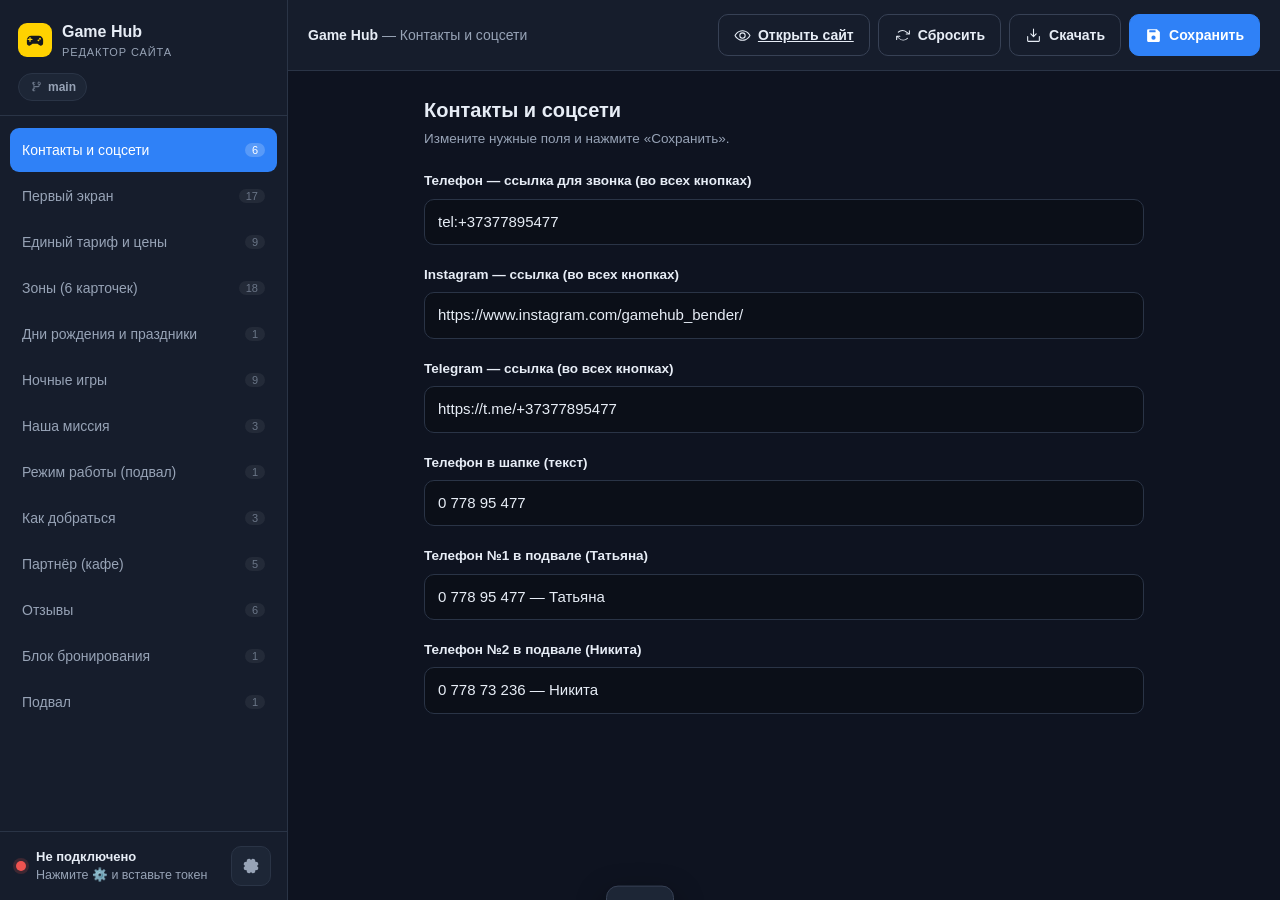
<file: edit/index.html>
<!doctype html>
<html lang="ru">
<head>
<meta charset="utf-8">
<meta name="viewport" content="width=device-width, initial-scale=1, viewport-fit=cover">
<meta name="robots" content="noindex, nofollow">
<title>Game Hub — редактор контента</title>
<link rel="stylesheet" href="editor.css">
</head>
<body>

<!-- SVG-иконки -->
<svg width="0" height="0" style="position:absolute" aria-hidden="true"><defs>
  <g id="e-gamepad"><path fill="currentColor" d="M176 72a56.06 56.06 0 0 1 56 56v40a32 32 0 0 1-55.27 21.91L160 176H96l-16.73 13.91A32 32 0 0 1 24 168v-40a56.06 56.06 0 0 1 56-56ZM88 112H72V96a8 8 0 0 0-16 0v16H40a8 8 0 0 0 0 16h16v16a8 8 0 0 0 16 0v-16h16a8 8 0 0 0 0-16m72 20a12 12 0 1 0 12-12a12 12 0 0 0-12 12m32-32a12 12 0 1 0 12 12a12 12 0 0 0-12-12"/></g>
  <g id="e-branch"><path fill="currentColor" d="M232 64a32 32 0 1 0-40 31v9a16 16 0 0 1-16 16h-56a31.8 31.8 0 0 0-16 4.31V95a32 32 0 1 0-16 0v66a32 32 0 1 0 16 0v-1a16 16 0 0 1 16-16h56a32 32 0 0 0 32-32v-9a32.06 32.06 0 0 0 24-31M96 64a16 16 0 1 1 16 16a16 16 0 0 1-16-16m32 128a16 16 0 1 1-16-16a16 16 0 0 1 16 16m72-112a16 16 0 1 1 16-16a16 16 0 0 1-16 16"/></g>
  <g id="e-gear"><path fill="currentColor" d="M128 80a48 48 0 1 0 48 48a48.05 48.05 0 0 0-48-48m0 80a32 32 0 1 1 32-32a32 32 0 0 1-32 32m88-29.84q.06-2.16 0-4.32l14.92-18.64a8 8 0 0 0 1.48-7.06a107.2 107.2 0 0 0-10.88-26.25a8 8 0 0 0-6-3.93l-23.72-2.64q-1.48-1.56-3-3L186 40.54a8 8 0 0 0-3.94-6a107.7 107.7 0 0 0-26.25-10.87a8 8 0 0 0-7.06 1.49L130.16 40h-4.32L107.2 25.11a8 8 0 0 0-7.06-1.48A107.6 107.6 0 0 0 73.89 34.5a8 8 0 0 0-3.93 6L67.32 64.27q-1.56 1.49-3 3L40.54 70a8 8 0 0 0-6 3.94a107.7 107.7 0 0 0-10.87 26.25a8 8 0 0 0 1.49 7.06L40 125.84v4.32L25.11 148.8a8 8 0 0 0-1.48 7.06a107.2 107.2 0 0 0 10.88 26.25a8 8 0 0 0 6 3.93l23.72 2.64q1.49 1.56 3 3L70 215.46a8 8 0 0 0 3.94 6a107.7 107.7 0 0 0 26.25 10.87a8 8 0 0 0 7.06-1.49L125.84 216h4.32l18.64 14.92a8 8 0 0 0 7.06 1.48a107.6 107.6 0 0 0 26.25-10.88a8 8 0 0 0 3.93-6l2.64-23.72q1.56-1.48 3-3L215.46 186a8 8 0 0 0 6-3.94a107.7 107.7 0 0 0 10.87-26.25a8 8 0 0 0-1.49-7.06Z"/></g>
  <g id="e-menu"><path fill="currentColor" d="M224 128a8 8 0 0 1-8 8H40a8 8 0 0 1 0-16h176a8 8 0 0 1 8 8m-184-56h176a8 8 0 0 0 0-16H40a8 8 0 0 0 0 16m176 112H40a8 8 0 0 0 0 16h176a8 8 0 0 0 0-16"/></g>
  <g id="e-eye"><path fill="currentColor" d="M247.31 124.76c-.35-.79-8.82-19.58-27.65-38.41C194.57 61.26 162.88 48 128 48S61.43 61.26 36.34 86.35C17.51 105.18 9 124 8.69 124.76a8 8 0 0 0 0 6.5c.35.79 8.82 19.57 27.65 38.4C61.43 194.74 93.12 208 128 208s66.57-13.26 91.66-38.34c18.83-18.83 27.3-37.61 27.65-38.4a8 8 0 0 0 0-6.5M128 192c-30.78 0-57.67-11.19-79.93-33.25A133.5 133.5 0 0 1 25 128a133.3 133.3 0 0 1 23.07-30.75C70.33 75.19 97.22 64 128 64s57.67 11.19 79.93 33.25A133.5 133.5 0 0 1 231.05 128c-7.21 13.46-38.62 64-103.05 64m0-112a48 48 0 1 0 48 48a48.05 48.05 0 0 0-48-48m0 80a32 32 0 1 1 32-32a32 32 0 0 1-32 32"/></g>
  <g id="e-reset"><path fill="currentColor" d="M240 56v48a8 8 0 0 1-8 8h-48a8 8 0 0 1 0-16h30.06L182.68 82.68a79.56 79.56 0 0 0-56.13-22.52h-.45a79.52 79.52 0 0 0-55.89 22.77a8 8 0 0 1-11.24-11.38a96 96 0 0 1 135 .79L224 92.69V56a8 8 0 0 1 16 0M193.58 170.07a80 80 0 0 1-112.47-.4L57.94 148H88a8 8 0 0 0 0-16H40a8 8 0 0 0-8 8v48a8 8 0 0 0 16 0v-36.69l23.43 23.43a96 96 0 0 0 135 .79a8 8 0 1 0-11.24-11.38Z"/></g>
  <g id="e-save"><path fill="currentColor" d="M219.31 72L184 36.69A15.86 15.86 0 0 0 172.69 32H48a16 16 0 0 0-16 16v160a16 16 0 0 0 16 16h160a16 16 0 0 0 16-16V83.31A15.86 15.86 0 0 0 219.31 72M128 192a32 32 0 1 1 32-32a32 32 0 0 1-32 32m24-112H72a8 8 0 0 1-8-8V56a8 8 0 0 1 8-8h80a8 8 0 0 1 8 8v16a8 8 0 0 1-8 8"/></g>
  <g id="e-download"><path fill="currentColor" d="M224 144v64a16 16 0 0 1-16 16H48a16 16 0 0 1-16-16v-64a8 8 0 0 1 16 0v64h160v-64a8 8 0 0 1 16 0m-101.66 5.66a8 8 0 0 0 11.32 0l40-40a8 8 0 0 0-11.32-11.32L136 124.69V32a8 8 0 0 0-16 0v92.69l-26.34-26.35a8 8 0 0 0-11.32 11.32Z"/></g>
  <g id="e-check"><path fill="currentColor" d="M128 24a104 104 0 1 0 104 104A104.11 104.11 0 0 0 128 24m45.66 85.66l-56 56a8 8 0 0 1-11.32 0l-24-24a8 8 0 0 1 11.32-11.32L112 148.69l50.34-50.35a8 8 0 0 1 11.32 11.32"/></g>
  <g id="e-warn"><path fill="currentColor" d="M236.8 188.09L149.35 36.22a24.76 24.76 0 0 0-42.7 0L19.2 188.09a23.51 23.51 0 0 0 0 23.72A24.35 24.35 0 0 0 40.55 224h174.9a24.35 24.35 0 0 0 21.33-12.19a23.51 23.51 0 0 0 .02-23.72M120 104a8 8 0 0 1 16 0v40a8 8 0 0 1-16 0Zm8 88a12 12 0 1 1 12-12a12 12 0 0 1-12 12"/></g>
</defs></svg>

<div class="app">
  <!-- SIDEBAR -->
  <aside class="sidebar" id="sidebar" aria-label="Разделы">
    <div class="sidebar__head">
      <div class="brand">
        <span class="brand__logo"><svg viewBox="0 0 256 256"><use href="#e-gamepad"/></svg></span>
        <span>Game Hub<small>Редактор сайта</small></span>
      </div>
      <span class="branch"><svg viewBox="0 0 256 256"><use href="#e-branch"/></svg> main</span>
    </div>
    <nav class="nav" id="nav" aria-label="Навигация по разделам"></nav>
    <div class="sidebar__foot">
      <span class="status-dot bad" id="statusDot"></span>
      <span class="status-text"><b id="statusTitle">Не подключено</b><span id="statusSub">Нажмите ⚙️</span></span>
      <button class="gear" id="gearBtn" type="button" aria-label="Настройки подключения">
        <svg viewBox="0 0 256 256"><use href="#e-gear"/></svg>
      </button>
    </div>
  </aside>

  <!-- MAIN -->
  <div class="main">
    <div class="topbar">
      <button class="burger" id="burger" type="button" aria-label="Меню разделов" aria-controls="sidebar">
        <svg viewBox="0 0 256 256"><use href="#e-menu"/></svg>
      </button>
      <div class="crumbs"><b>Game Hub</b> <span id="crumbSection">— Загрузка…</span></div>
      <div class="topbar__actions">
        <a class="btn btn--ghost" id="viewLive" href="../index.html" target="_blank" rel="noopener">
          <svg viewBox="0 0 256 256"><use href="#e-eye"/></svg><span class="btn__text">Открыть сайт</span>
        </a>
        <button class="btn btn--ghost" id="resetBtn" type="button">
          <svg viewBox="0 0 256 256"><use href="#e-reset"/></svg><span class="btn__text">Сбросить</span>
        </button>
        <button class="btn btn--primary" id="saveBtn" type="button">
          <span class="btn__spin"></span>
          <svg viewBox="0 0 256 256" class="btn__ico"><use href="#e-save"/></svg>
          <span class="btn__label">Сохранить</span>
        </button>
      </div>
    </div>

    <div class="tabstrip" id="tabstrip" aria-label="Быстрый выбор раздела"></div>

    <div class="content" id="content">
      <!-- панели секций рендерятся из schema.json -->
    </div>
  </div>
</div>

<!-- бэкдроп для мобильного меню и модалки -->
<div class="backdrop" id="backdrop"></div>

<!-- модалка настроек -->
<div class="modal" id="settings" role="dialog" aria-modal="true" aria-labelledby="setTitle">
  <div class="modal__card">
    <h2 class="modal__title" id="setTitle">Подключение к GitHub</h2>
    <p class="modal__sub">Токен хранится только в этом браузере и используется для сохранения изменений.</p>
    <div class="modal__row">
      <label for="tokenInput">Персональный токен (PAT)</label>
      <input class="input" id="tokenInput" type="password" autocomplete="off" placeholder="github_pat_…">
      <div class="warnbox">Токен даёт право записи в репозиторий. Не передавайте ссылку с токеном посторонним. Используйте точечный токен только для этого репозитория и отзывайте его при необходимости.</div>
    </div>
    <div class="modal__row">
      <label for="repoInput">Репозиторий (owner/repo)</label>
      <input class="input" id="repoInput" type="text" autocomplete="off" placeholder="owner/repo">
    </div>
    <div class="modal__actions">
      <button class="btn btn--ghost" id="tokenClear" type="button">Удалить токен</button>
      <button class="btn btn--primary" id="tokenSave" type="button">Сохранить</button>
    </div>
  </div>
</div>

<!-- toast -->
<div class="toast" id="toast" role="status" aria-live="polite">
  <svg viewBox="0 0 256 256"><use href="#e-check"/></svg><span id="toastMsg"></span>
</div>

<script src="editor.js" defer></script>
</body>
</html>
</file>
<file: edit/editor.css>
/* ============================================================================
   GAME HUB — РЕДАКТОР КОНТЕНТА (тёмная тема, адаптив, iOS-friendly)
   ========================================================================== */
*,*::before,*::after{box-sizing:border-box}

:root{
  --bg:#0e1320; --panel:#161d2c; --panel-2:#1d2636; --inset:#0b0f18;
  --border:#2a3446; --border-2:#374155;
  --text:#e7edf6; --muted:#97a3b6; --faint:#6b7688;
  --accent:#2f81f7; --accent-press:#2168d0;
  --ok:#2ec77b; --warn:#f0a93b; --danger:#ef5350;
  --radius:12px; --radius-sm:9px;
  --sidebar-w:288px;
  --font:-apple-system,BlinkMacSystemFont,"Segoe UI",Roboto,Helvetica,Arial,sans-serif;
  --safe-l:env(safe-area-inset-left); --safe-r:env(safe-area-inset-right);
  --safe-b:env(safe-area-inset-bottom); --safe-t:env(safe-area-inset-top);
}

html,body{height:100%}
body{
  margin:0;font-family:var(--font);background:var(--bg);color:var(--text);
  font-size:15px;line-height:1.5;-webkit-font-smoothing:antialiased;
  overflow:hidden;
}
button{font-family:inherit;cursor:pointer}
a{color:var(--accent)}
:where(button,input,textarea,select,a):focus-visible{
  outline:2px solid var(--accent);outline-offset:2px;border-radius:6px;
}

/* --------------------------------------------------------------- APP ----- */
.app{display:grid;grid-template-columns:var(--sidebar-w) 1fr;height:100dvh}

/* ----------------------------------------------------------- SIDEBAR ----- */
.sidebar{
  background:var(--panel);border-right:1px solid var(--border);
  display:flex;flex-direction:column;min-height:0;
  padding-top:var(--safe-t);
}
.sidebar__head{padding:20px 18px 14px;border-bottom:1px solid var(--border)}
.brand{display:flex;align-items:center;gap:10px;font-weight:700;font-size:16px}
.brand__logo{width:34px;height:34px;border-radius:9px;background:#ffd200;color:#15181d;
  display:grid;place-items:center;flex:none}
.brand__logo svg{width:20px;height:20px}
.brand small{display:block;font-weight:500;font-size:11px;color:var(--muted);letter-spacing:.08em;text-transform:uppercase}
.branch{display:inline-flex;align-items:center;gap:6px;margin-top:12px;
  font-size:12px;font-weight:600;color:var(--muted);
  background:var(--panel-2);border:1px solid var(--border);
  padding:4px 10px;border-radius:999px}
.branch svg{width:13px;height:13px;color:var(--faint)}

.nav{flex:1;min-height:0;overflow-y:auto;padding:12px 10px;display:flex;flex-direction:column;gap:2px}
.nav__btn{
  display:flex;align-items:center;gap:10px;width:100%;text-align:left;
  background:transparent;border:0;color:var(--muted);
  padding:11px 12px;border-radius:var(--radius-sm);font-size:14px;font-weight:500;
  min-height:44px;transition:background .15s,color .15s;
}
.nav__btn:hover{background:var(--panel-2);color:var(--text)}
.nav__btn.is-active{background:var(--accent);color:#fff}
.nav__btn .n{margin-left:auto;font-size:11px;color:var(--faint);
  background:rgba(255,255,255,.06);border-radius:999px;padding:1px 7px}
.nav__btn.is-active .n{color:#fff;background:rgba(255,255,255,.2)}

.sidebar__foot{
  border-top:1px solid var(--border);padding:14px 16px;
  padding-bottom:calc(14px + var(--safe-b));
  display:flex;align-items:center;gap:10px;
}
.status-dot{width:10px;height:10px;border-radius:50%;flex:none;background:var(--faint)}
.status-dot.ok{background:var(--ok);box-shadow:0 0 0 3px rgba(46,199,123,.18)}
.status-dot.bad{background:var(--danger);box-shadow:0 0 0 3px rgba(239,83,80,.18)}
.status-text{font-size:12.5px;color:var(--muted);flex:1;min-width:0}
.status-text b{display:block;color:var(--text);font-size:13px}
.gear{width:40px;height:40px;flex:none;display:grid;place-items:center;
  background:var(--panel-2);border:1px solid var(--border);border-radius:10px;color:var(--muted)}
.gear:hover{color:var(--text);border-color:var(--border-2)}
.gear svg{width:18px;height:18px}

/* -------------------------------------------------------------- MAIN ----- */
.main{display:flex;flex-direction:column;min-width:0;min-height:0;background:var(--bg)}

.topbar{
  display:flex;align-items:center;gap:12px;
  padding:14px 20px;border-bottom:1px solid var(--border);background:var(--panel);
  padding-top:calc(14px + var(--safe-t));
}
.burger{display:none;width:42px;height:42px;flex:none;place-items:center;
  background:var(--panel-2);border:1px solid var(--border);border-radius:10px;color:var(--text)}
.burger svg{width:22px;height:22px}
.crumbs{font-size:14px;color:var(--muted);min-width:0;overflow:hidden;text-overflow:ellipsis;white-space:nowrap}
.crumbs b{color:var(--text)}
.topbar__actions{margin-left:auto;display:flex;align-items:center;gap:8px;flex:none}

.btn{display:inline-flex;align-items:center;justify-content:center;gap:7px;
  min-height:42px;padding:0 15px;border-radius:10px;font-size:14px;font-weight:600;
  border:1px solid var(--border-2);background:var(--panel-2);color:var(--text);white-space:nowrap}
.btn:hover{border-color:var(--faint)}
.btn svg{width:17px;height:17px}
.btn--ghost{background:transparent}
.btn--primary{background:var(--accent);border-color:var(--accent);color:#fff}
.btn--primary:hover{background:var(--accent-press);border-color:var(--accent-press)}
.btn--primary:disabled{opacity:.6;cursor:default}
.btn__spin{width:16px;height:16px;border:2px solid rgba(255,255,255,.4);
  border-top-color:#fff;border-radius:50%;animation:spin .7s linear infinite;display:none}
.btn.is-loading .btn__spin{display:block}
.btn.is-loading .btn__label{opacity:.85}
@keyframes spin{to{transform:rotate(360deg)}}

/* горизонтальная лента вкладок — для телефона */
.tabstrip{display:none;gap:6px;overflow-x:auto;padding:10px 16px;
  border-bottom:1px solid var(--border);background:var(--panel);
  scrollbar-width:none;-webkit-overflow-scrolling:touch}
.tabstrip::-webkit-scrollbar{display:none}
.tabstrip__btn{flex:none;white-space:nowrap;background:var(--panel-2);
  border:1px solid var(--border);color:var(--muted);
  padding:8px 14px;border-radius:999px;font-size:13.5px;font-weight:600;min-height:40px}
.tabstrip__btn.is-active{background:var(--accent);border-color:var(--accent);color:#fff}

/* контент-область */
.content{flex:1;min-height:0;overflow-y:auto;padding:24px;
  padding-left:max(24px,var(--safe-l));padding-right:max(24px,var(--safe-r));
  padding-bottom:calc(40px + var(--safe-b));-webkit-overflow-scrolling:touch}
.panel{max-width:720px;margin:0 auto;display:none}
.panel.is-active{display:block}
.panel__title{font-size:20px;font-weight:700;margin:0 0 4px}
.panel__sub{font-size:13.5px;color:var(--muted);margin:0 0 22px}

/* поля */
.field{margin-bottom:20px}
.field__label{display:block;font-size:13.5px;font-weight:600;color:var(--text);margin-bottom:7px}
.field__hint{font-size:12px;color:var(--faint);margin-top:6px}
.input,.textarea{
  width:100%;background:var(--inset);border:1px solid var(--border);color:var(--text);
  border-radius:10px;padding:11px 13px;font-size:15px;font-family:inherit;line-height:1.5;
  transition:border-color .15s;
}
.input:focus,.textarea:focus{border-color:var(--accent);outline:none}
.textarea{resize:vertical;min-height:92px}
.input::placeholder,.textarea::placeholder{color:var(--faint)}

/* медиа */
.media{display:flex;gap:16px;align-items:flex-start;flex-wrap:wrap}
.media__preview{width:150px;flex:none;border-radius:10px;overflow:hidden;
  background:var(--inset);border:1px solid var(--border);display:grid;place-items:center;min-height:100px}
.media__preview img{width:100%;height:auto;display:block}
.media__preview video{width:100%;height:auto;display:block;background:#000}
.media__preview .ph{color:var(--faint);font-size:12px;padding:24px;text-align:center}
.dropzone{flex:1;min-width:200px;border:2px dashed var(--border-2);border-radius:10px;
  padding:18px;text-align:center;color:var(--muted);background:var(--panel);transition:border-color .15s,background .15s}
.dropzone.is-over{border-color:var(--accent);background:rgba(47,129,247,.08);color:var(--text)}
.dropzone b{color:var(--text)}
.dropzone input[type=file]{display:none}
.dropzone__btn{display:inline-block;margin-top:10px;background:var(--panel-2);
  border:1px solid var(--border-2);color:var(--text);padding:9px 14px;border-radius:9px;font-weight:600;font-size:13.5px;min-height:44px;line-height:26px}
.media__staged{font-size:12px;color:var(--ok);margin-top:8px;font-weight:600}

/* toast */
.toast{position:fixed;left:50%;bottom:24px;transform:translate(-50%,120%);
  background:var(--panel-2);border:1px solid var(--border-2);color:var(--text);
  padding:13px 18px;border-radius:12px;box-shadow:0 10px 30px rgba(0,0,0,.4);
  display:flex;align-items:center;gap:10px;font-size:14px;font-weight:600;
  z-index:200;transition:transform .35s cubic-bezier(.22,1,.36,1);max-width:92vw}
.toast.show{transform:translate(-50%,0)}
.toast svg{width:20px;height:20px;flex:none}
.toast.ok{border-color:var(--ok)} .toast.ok svg{color:var(--ok)}
.toast.err{border-color:var(--danger)} .toast.err svg{color:var(--danger)}

/* модалка настроек / бэкдроп общий */
.backdrop{position:fixed;inset:0;background:rgba(5,8,13,.6);backdrop-filter:blur(4px);
  z-index:150;opacity:0;pointer-events:none;transition:opacity .25s}
.backdrop.show{opacity:1;pointer-events:auto}

.modal{position:fixed;inset:0;z-index:160;display:grid;place-items:center;padding:18px;
  pointer-events:none}
.modal.show{pointer-events:auto}
.modal__card{width:100%;max-width:460px;background:var(--panel);border:1px solid var(--border-2);
  border-radius:16px;padding:22px;transform:translateY(12px) scale(.98);opacity:0;
  transition:transform .25s,opacity .25s;max-height:90dvh;overflow-y:auto}
.modal.show .modal__card{transform:none;opacity:1}
.modal__title{font-size:17px;font-weight:700;margin:0 0 4px}
.modal__sub{font-size:13px;color:var(--muted);margin:0 0 18px}
.modal__row{margin-bottom:14px}
.modal__row label{display:block;font-size:12.5px;font-weight:600;margin-bottom:6px;color:var(--text)}
.modal__actions{display:flex;gap:10px;margin-top:20px}
.modal__actions .btn{flex:1}
.warnbox{font-size:12px;color:var(--warn);background:rgba(240,169,59,.1);
  border:1px solid rgba(240,169,59,.3);border-radius:10px;padding:10px 12px;margin-top:4px;line-height:1.45}

/* ------------------------------------------------- МОБИЛЬНЫЙ (<=900) ----- */
@media (max-width:900px){
  .app{grid-template-columns:1fr}
  .sidebar{position:fixed;inset:0 auto 0 0;width:min(86vw,320px);z-index:170;
    transform:translateX(-102%);transition:transform .28s cubic-bezier(.22,1,.36,1);
    box-shadow:0 0 40px rgba(0,0,0,.5)}
  .sidebar.open{transform:translateX(0)}
  .burger{display:grid}
  .tabstrip{display:flex}
}
/* iOS: не зумить поля при фокусе — минимум 16px */
@media (max-width:768px){
  .input,.textarea,select{font-size:16px}
  .content{padding:18px}
  .media{gap:12px}
  .media__preview{width:120px}
  .dropzone{width:100%;flex-basis:100%}
  .topbar__actions .btn__text{display:none}
  .topbar__actions .btn{padding:0 11px}
}
</file>
